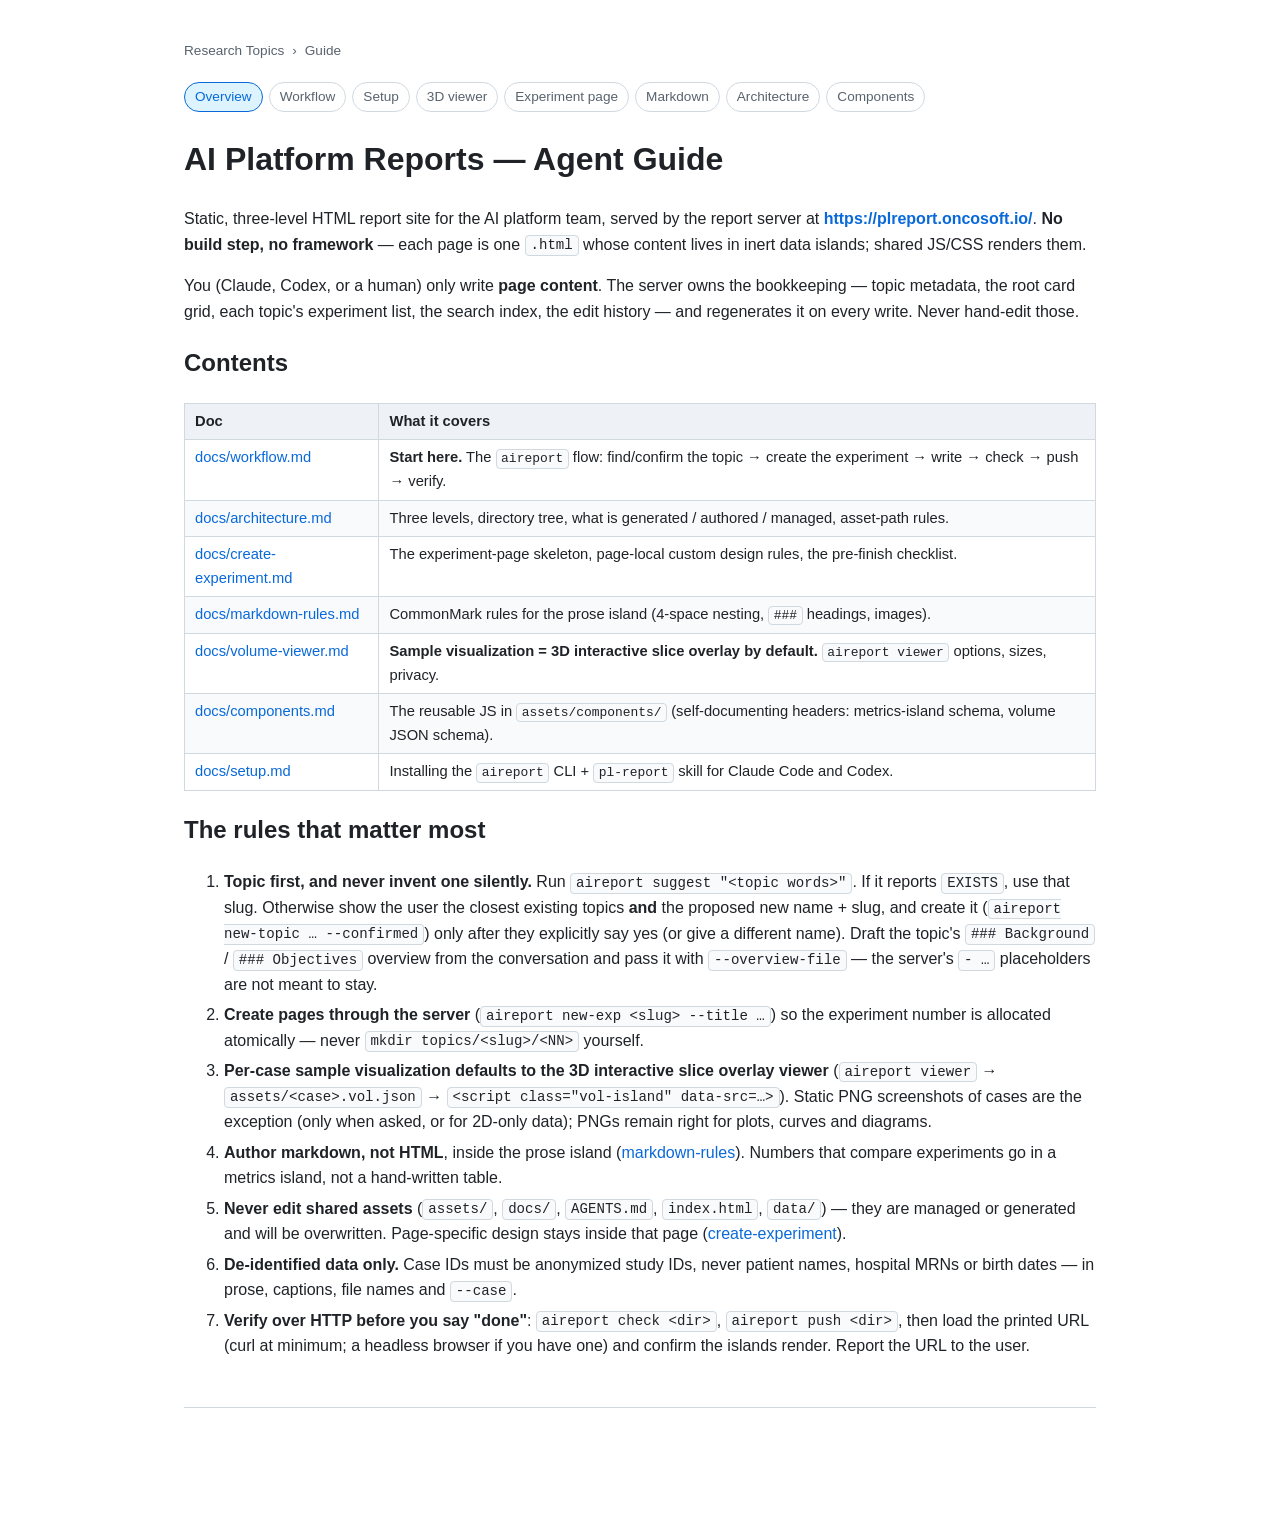
<file: site-template/docs/index.html>
<!DOCTYPE html>
<html lang="ko">
<head>
<meta charset="UTF-8">
<meta name="viewport" content="width=device-width, initial-scale=1.0">
<title>Guide · AI Platform Reports</title>
<link rel="stylesheet" href="../assets/report.css">
<style>
  /* docs viewer: renders AGENTS.md and docs/*.md in place; ?doc=<name> selects one */
  .doc-nav { display: flex; flex-wrap: wrap; gap: 6px; margin: 0 0 22px; }
  .doc-nav a { font-size: .85em; padding: 3px 10px; border: 1px solid var(--border); border-radius: 999px; color: var(--muted); }
  .doc-nav a.on { border-color: var(--accent); color: var(--accent); background: var(--accent-soft); }
</style>
</head>
<body>
<div class="wrap">
  <nav class="breadcrumb"><a href="../index.html">Research Topics</a> › <span>Guide</span></nav>
  <div class="doc-nav" id="nav"></div>
  <div class="prose" id="doc">Loading…</div>
  <footer class="foot"></footer>
</div>
<script src="../assets/markdown-it.min.js"></script>
<script>
(function () {
  var DOCS = [["AGENTS", "../AGENTS.md", "Overview"], ["workflow", "workflow.md", "Workflow"],
    ["setup", "setup.md", "Setup"], ["volume-viewer", "volume-viewer.md", "3D viewer"],
    ["create-experiment", "create-experiment.md", "Experiment page"], ["markdown-rules", "markdown-rules.md", "Markdown"],
    ["architecture", "architecture.md", "Architecture"], ["components", "components.md", "Components"]];
  var md = window.markdownit({ html: false, linkify: true });
  var nav = document.getElementById("nav"), out = document.getElementById("doc");
  function byFile(href) {
    var f = href.split("#")[0].split("/").pop();
    for (var i = 0; i < DOCS.length; i++) if (DOCS[i][1].split("/").pop() === f) return DOCS[i][0];
    return null;
  }
  function show(name) {
    var d = DOCS.filter(function (x) { return x[0] === name; })[0] || DOCS[0];
    nav.innerHTML = DOCS.map(function (x) {
      return '<a href="?doc=' + x[0] + '"' + (x[0] === d[0] ? ' class="on"' : "") + ">" + x[2] + "</a>";
    }).join("");
    fetch(d[1], { cache: "no-cache" }).then(function (r) { return r.text(); }).then(function (t) {
      out.innerHTML = md.render(t);
      out.querySelectorAll("a[href]").forEach(function (a) {
        var h = a.getAttribute("href"), n = /\.md(#.*)?$/.test(h) ? byFile(h) : null;
        if (n) a.setAttribute("href", "?doc=" + n);
        else if (/^examples\//.test(h)) a.setAttribute("href", h);
        else if (/^(\.\.\/)?(assets|docs)\//.test(h)) a.setAttribute("href", (d[1].indexOf("../") === 0 ? "../" : "") + h);
      });
      document.title = d[2] + " · AI Platform Reports";
    });
  }
  show((/[?&]doc=([\w-]+)/.exec(location.search) || [])[1]);
})();
</script>
</body>
</html>
</file>
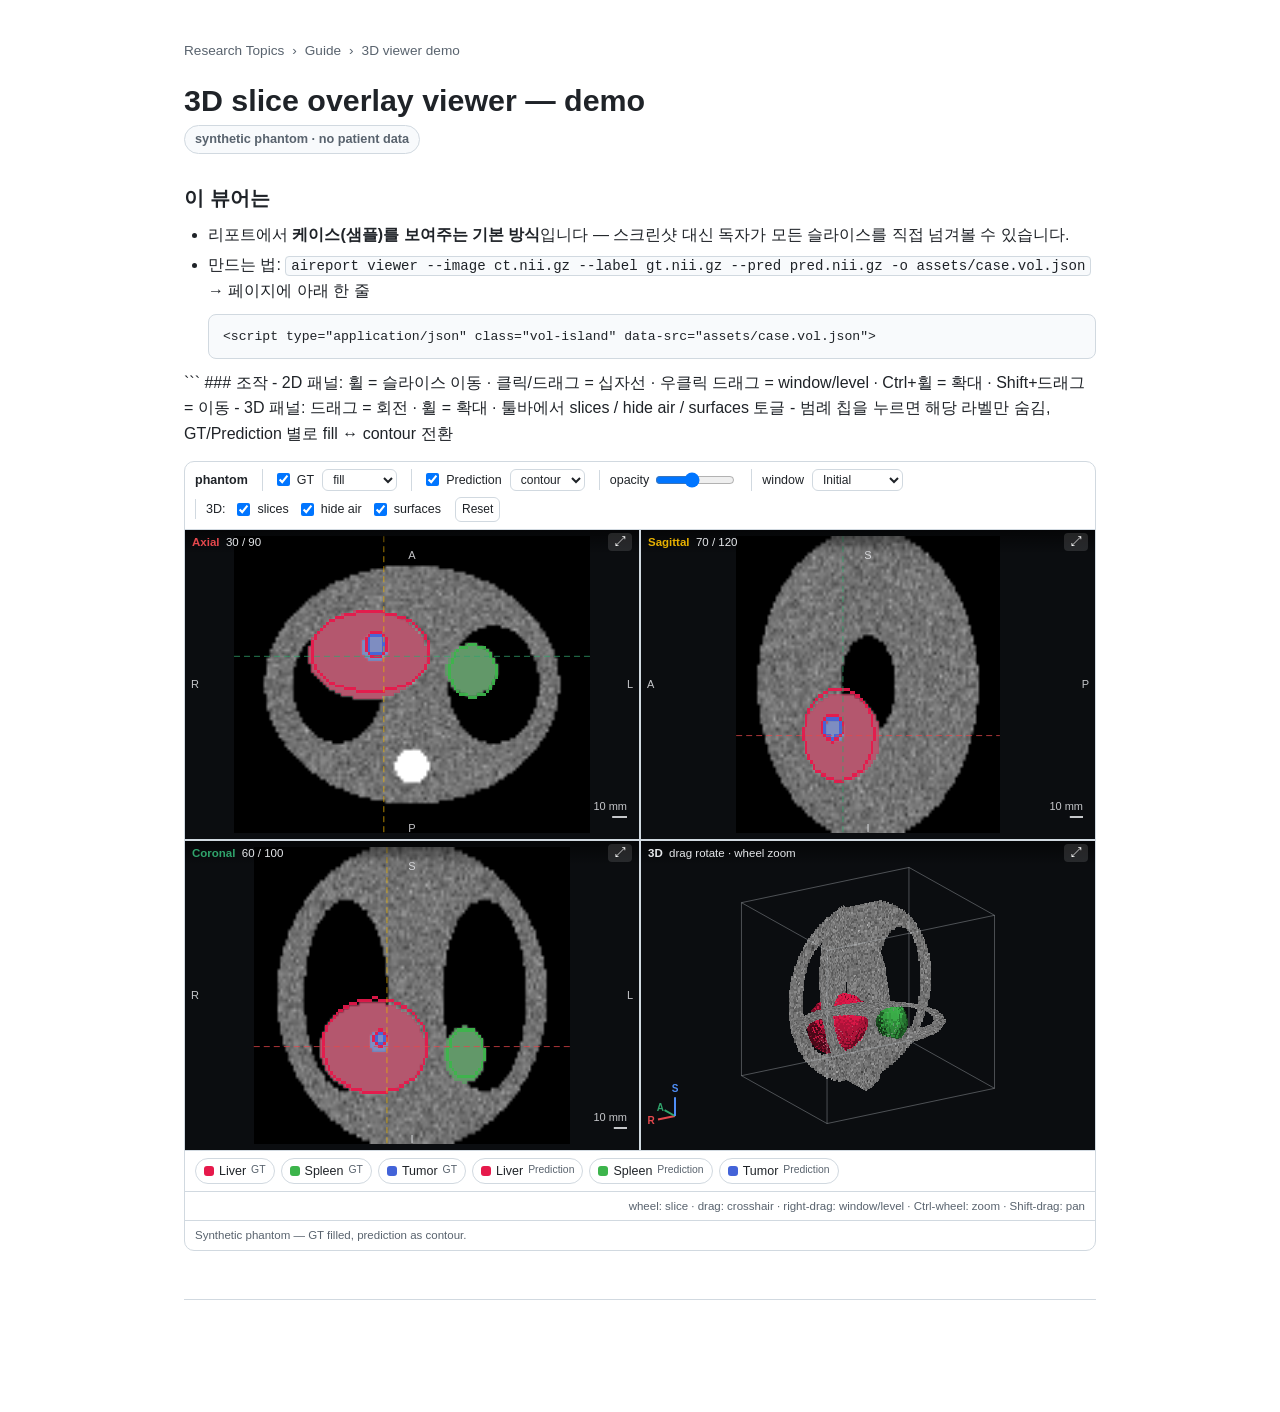
<file: site-template/docs/examples/volume-viewer.html>
<!DOCTYPE html>
<html lang="ko">
<head>
<meta charset="UTF-8">
<meta name="viewport" content="width=device-width, initial-scale=1.0">
<title>3D viewer demo · AI Platform Reports</title>
<link rel="stylesheet" href="../../assets/report.css">
</head>
<body>
<div class="wrap">
  <nav class="breadcrumb">
    <a href="../../index.html">Research Topics</a> › <a href="../index.html?doc=volume-viewer">Guide</a> › <span>3D viewer demo</span>
  </nav>
  <h1 class="page-title">3D slice overlay viewer — demo</h1>
  <p class="page-subtitle"><span class="badge neutral">synthetic phantom · no patient data</span></p>

  <script type="text/markdown" data-md>
### 이 뷰어는
- 리포트에서 **케이스(샘플)를 보여주는 기본 방식**입니다 — 스크린샷 대신 독자가 모든 슬라이스를 직접 넘겨볼 수 있습니다.
- 만드는 법: `aireport viewer --image ct.nii.gz --label gt.nii.gz --pred pred.nii.gz -o assets/case.vol.json` → 페이지에 아래 한 줄
    ```html
    <script type="application/json" class="vol-island" data-src="assets/case.vol.json"></script>
    ```
### 조작
- 2D 패널: 휠 = 슬라이스 이동 · 클릭/드래그 = 십자선 · 우클릭 드래그 = window/level · Ctrl+휠 = 확대 · Shift+드래그 = 이동
- 3D 패널: 드래그 = 회전 · 휠 = 확대 · 툴바에서 slices / hide air / surfaces 토글
- 범례 칩을 누르면 해당 라벨만 숨김, GT/Prediction 별로 fill ↔ contour 전환
  </script>

  <script type="application/json" class="vol-island" data-src="phantom.vol.json"></script>

  <footer class="foot"></footer>
</div>
<script src="../../assets/markdown-it.min.js" defer></script>
<script src="../../assets/components/report-islands.js" defer></script>
<script src="../../assets/components/volume-viewer.js" defer></script>
</body>
</html>
</file>
<file: site-template/assets/report.css>
/* Shared styles for the experiment-report harness.
   Three levels use this file: index.html (topics) → topics/*.html
   (sub-experiment index) → experiments/*.html (reference-format report). */

:root {
  --bg: #ffffff;
  --fg: #1f2328;
  --muted: #59636e;
  --border: #d1d9e0;
  --card-bg: #ffffff;
  --stripe: #f8fafc;
  --head-bg: #eef2f7;
  --total-bg: #f1f5f9;
  --accent: #0969da;
  --accent-soft: #ddf4ff;
  --group-a: #e7f0ff;
  --group-b: #fdeede;
  --group-c: #e9f7ef;
  --group-d: #f3e8ff;
  --shadow: 0 1px 2px rgba(0,0,0,0.06), 0 4px 12px rgba(0,0,0,0.04);
  --radius: 12px;
}
@media (prefers-color-scheme: dark) {
  :root {
    --bg: #0d1117;
    --fg: #e6edf3;
    --muted: #9198a1;
    --border: #2f3742;
    --card-bg: #161b22;
    --stripe: #11161d;
    --head-bg: #1b2430;
    --total-bg: #161d27;
    --accent: #4493f8;
    --accent-soft: #163056;
    --group-a: #16263f;
    --group-b: #36281a;
    --group-c: #15301f;
    --group-d: #2a1f3d;
    --shadow: 0 1px 2px rgba(0,0,0,0.4), 0 4px 14px rgba(0,0,0,0.3);
  }
}

* { box-sizing: border-box; }
html { scroll-behavior: smooth; }
body {
  margin: 0;
  background: var(--bg);
  color: var(--fg);
  font-family: -apple-system, BlinkMacSystemFont, "Segoe UI", "Noto Sans KR",
    Helvetica, Arial, sans-serif;
  line-height: 1.6;
  font-size: 16px;
}
.wrap {
  max-width: 960px;
  margin: 0 auto;
  padding: 40px 24px 96px;
}
a { color: var(--accent); text-decoration: none; }
a:hover { text-decoration: underline; }

/* ---------- breadcrumb ---------- */
.breadcrumb {
  display: flex;
  flex-wrap: wrap;
  align-items: center;
  gap: 8px;
  font-size: 0.85em;
  color: var(--muted);
  margin-bottom: 20px;
}
.breadcrumb a { color: var(--muted); }
.breadcrumb a:hover { color: var(--accent); }
.breadcrumb .sep { opacity: 0.6; }

/* ---------- headings ---------- */
.page-title { font-size: 1.9em; font-weight: 700; margin: 0 0 6px; line-height: 1.2; }
.page-subtitle { color: var(--muted); margin: 0 0 28px; font-size: 1.02em; }
h2.section { font-size: 1.3em; margin: 2em 0 0.6em; padding-bottom: 0.3em;
  border-bottom: 1px solid var(--border); }
h3 { font-size: 1.25em; margin-top: 1.6em; }

/* ---------- meta badges ---------- */
.badges { display: flex; flex-wrap: wrap; gap: 8px; margin: 4px 0 8px; }
.badge {
  display: inline-flex; align-items: center; gap: 5px;
  font-size: 0.78em; font-weight: 600;
  padding: 3px 10px; border-radius: 999px;
  background: var(--accent-soft); color: var(--accent);
  border: 1px solid transparent;
}
.badge.neutral { background: var(--stripe); color: var(--muted); border-color: var(--border); }
.badge.dataset { background: var(--group-a); color: var(--fg); }
.badge.model   { background: var(--group-c); color: var(--fg); }
.badge.group1  { background: var(--group-a); color: var(--fg); }
.badge.group2  { background: var(--group-b); color: var(--fg); }

/* ---------- exp-list group sections (cancer-type grouping on a topic index) ---------- */
.exp-group-heading {
  font-size: 0.95em; font-weight: 700; color: var(--muted);
  margin: 22px 0 8px; padding-top: 6px; border-top: 1px solid var(--border);
}
.exp-group-heading:first-of-type { margin-top: 14px; border-top: none; padding-top: 0; }
.exp-row .exp-title .badge { margin-right: 8px; vertical-align: middle; }

/* ---------- search (entry index) ---------- */
.search-bar { display: flex; align-items: center; gap: 12px; margin: 4px 0 20px; }
#search {
  flex: 1 1 auto; font-size: 1em; font-family: inherit;
  padding: 12px 16px; border-radius: 10px;
  border: 1px solid var(--border); background: var(--card-bg); color: var(--fg);
  box-shadow: var(--shadow); transition: border-color 0.12s ease;
}
#search:focus { outline: none; border-color: var(--accent); }
#search:disabled { opacity: 0.6; }
.search-count { flex: 0 0 auto; font-size: 0.82em; color: var(--muted); white-space: nowrap; }
.search-results { display: flex; flex-direction: column; gap: 8px; margin: 0 0 8px; }
.sr-row {
  display: flex; align-items: flex-start; gap: 12px;
  background: var(--card-bg); border: 1px solid var(--border); border-radius: 10px;
  padding: 12px 16px; box-shadow: var(--shadow); color: inherit;
  transition: border-color 0.12s ease, transform 0.12s ease;
}
.sr-row:hover { border-color: var(--accent); transform: translateX(2px); text-decoration: none; }
.sr-kind {
  flex: 0 0 auto; font-size: 0.68em; font-weight: 700; text-transform: uppercase;
  letter-spacing: 0.04em; padding: 3px 8px; border-radius: 999px; margin-top: 2px;
}
.sr-kind.topic { background: var(--group-a); color: var(--fg); }
.sr-kind.experiment { background: var(--accent-soft); color: var(--accent); }
.sr-body { display: flex; flex-direction: column; gap: 2px; min-width: 0; }
.sr-title { font-weight: 600; }
.sr-crumb { font-size: 0.78em; color: var(--muted); }
.sr-snippet { font-size: 0.84em; color: var(--muted); margin-top: 3px; }
.sr-empty, .sr-more { color: var(--muted); font-size: 0.85em; padding: 8px 4px; }

/* ---------- card grid (entry index + topic index) ---------- */
.card-grid {
  display: flex;
  flex-direction: column;
  gap: 16px;
  margin: 8px 0 8px;
}
.card {
  display: block;
  background: var(--card-bg);
  border: 1px solid var(--border);
  border-radius: var(--radius);
  padding: 18px 20px;
  box-shadow: var(--shadow);
  transition: transform 0.12s ease, border-color 0.12s ease, box-shadow 0.12s ease;
  color: inherit;
}
.card:hover {
  transform: translateY(-2px);
  border-color: var(--accent);
  text-decoration: none;
  box-shadow: 0 4px 18px rgba(0,0,0,0.10);
}
.card .card-head { display: flex; align-items: flex-start; justify-content: space-between; gap: 12px; margin: 0 0 6px; }
.card .card-title { font-size: 1.12em; font-weight: 700; margin: 0; }
.card .card-head .card-title { margin: 0; }
.card .card-desc { color: var(--muted); font-size: 0.9em; margin: 0 0 12px; }
.card .card-meta { display: flex; flex-wrap: wrap; gap: 6px 14px; font-size: 0.8em; color: var(--muted); align-items: center; }
.card .card-meta b { color: var(--fg); }

/* status pill (from CSV 상태) */
.status {
  flex: 0 0 auto; font-size: 0.72em; font-weight: 700; white-space: nowrap;
  padding: 3px 10px; border-radius: 999px; border: 1px solid transparent;
}
.status-done     { background: var(--group-c); color: #1a7f37; border-color: rgba(26,127,55,.25); }
.status-progress { background: var(--accent-soft); color: var(--accent); }
.status-todo     { background: var(--stripe); color: var(--muted); border-color: var(--border); }
.status-paused   { background: var(--group-b); color: #9a6700; border-color: rgba(154,103,0,.25); }
.status-stopped  { background: #ffe9e9; color: #cf222e; border-color: rgba(207,34,46,.25); }
@media (prefers-color-scheme: dark) {
  .status-done    { color: #3fb950; }
  .status-paused  { color: #d4a72c; }
  .status-stopped { background: #3a1518; color: #ff7b72; }
}
.card-branch {
  font-size: 0.92em; color: var(--muted);
  font-family: ui-monospace, SFMono-Regular, Menlo, monospace;
}
a.card-branch:hover { color: var(--accent); }
.card-tags { display: flex; flex-wrap: wrap; gap: 6px; margin-top: 10px; }
.card-tags .tag {
  font-size: 0.72em; padding: 2px 9px; border-radius: 999px;
  background: var(--stripe); color: var(--muted); border: 1px solid var(--border);
}

/* ---------- experiment list (topic page) ---------- */
.exp-list { list-style: none; padding: 0; margin: 8px 0; display: flex; flex-direction: column; gap: 10px; }
.exp-row {
  display: flex; align-items: center; justify-content: space-between; gap: 16px;
  background: var(--card-bg);
  border: 1px solid var(--border);
  border-radius: 10px;
  padding: 14px 18px;
  box-shadow: var(--shadow);
  transition: border-color 0.12s ease, transform 0.12s ease;
  color: inherit;
}
.exp-row:hover { border-color: var(--accent); transform: translateX(2px); text-decoration: none; }
.exp-row .exp-num {
  flex: 0 0 auto; min-width: 34px; height: 30px; padding: 0 12px; border-radius: 999px;
  display: inline-flex; align-items: center; justify-content: center;
  font-weight: 700; font-size: 0.85em; white-space: nowrap; line-height: 1;
  background: var(--accent-soft); color: var(--accent);
}
.exp-row .exp-title { flex: 1 1 auto; min-width: 0; font-weight: 600; }
.exp-row .exp-body { flex: 1 1 auto; min-width: 0; }
.exp-row .exp-name { font-weight: 600; }
.exp-row .exp-sub { color: var(--muted); font-size: 0.85em; white-space: nowrap;
  overflow: hidden; text-overflow: ellipsis; }
.exp-row .exp-score { flex: 0 0 auto; text-align: right; font-size: 0.85em; color: var(--muted); }
.exp-row .exp-score b { display: block; font-size: 1.15em; color: var(--fg); }

/* ---------- prose blocks (report body) ---------- */
.prose ul { margin: 0.4em 0; padding-left: 1.5em; }
.prose li { margin: 0.3em 0; }
.prose h3, .prose h4 { margin: 1.3em 0 0.4em; }
.prose img { display: block; max-width: 100%; height: auto; margin: 10px 0;
  border: 1px solid var(--border); border-radius: 8px; }
.prose figure.md-fig { margin: 14px 0; }
.prose figure.md-fig img { display: block; max-width: 100%; height: auto;
  border: 1px solid var(--border); border-radius: 8px; }
.prose figure.md-fig figcaption { color: var(--muted); font-size: 0.85em; margin-top: 4px; }
/* GFM markdown tables authored in the prose island */
.prose table {
  border-collapse: collapse; margin: 0.8em 0; font-size: 0.92em;
  display: block; overflow-x: auto; max-width: 100%;
}
.prose th, .prose td {
  border: 1px solid var(--border); padding: 6px 10px;
  text-align: left; vertical-align: top;
}
.prose thead th { background: var(--head-bg); font-weight: 700; white-space: nowrap; }
.prose tbody tr:nth-child(even) td { background: var(--stripe); }
/* code blocks (markdown fences + inline) */
.prose pre, .code-box pre {
  background: var(--stripe); border: 1px solid var(--border); border-radius: 8px;
  padding: 12px 14px; margin: 0.8em 0; overflow: auto;
  font-size: 0.82em; line-height: 1.5; tab-size: 2;
}
.prose pre code, .code-box pre code {
  font-family: ui-monospace, SFMono-Regular, Menlo, Consolas, monospace; white-space: pre;
}
.prose :not(pre) > code {
  background: var(--stripe); border: 1px solid var(--border); border-radius: 4px;
  padding: 0.1em 0.35em; font-size: 0.88em;
}
/* side-by-side code comparison (two outlined boxes) */
.code-compare { display: flex; gap: 14px; flex-wrap: wrap; align-items: flex-start; margin: 1em 0; }
.code-compare > .code-box {
  flex: 1 1 340px; min-width: 0; display: flex; flex-direction: column;
  border: 1px solid var(--border); border-radius: 10px; overflow: hidden;
}
.code-box > .code-box-title {
  font-weight: 700; font-size: 0.85em; padding: 8px 12px;
  background: var(--head-bg); border-bottom: 1px solid var(--border);
}
.code-box > pre { margin: 0; border: 0; border-radius: 0; flex: 1; }
.placeholder { color: var(--muted); font-style: italic; }
.callout {
  border-left: 3px solid var(--accent);
  background: var(--stripe);
  padding: 10px 16px; border-radius: 0 8px 8px 0; margin: 10px 0;
}
/* per-experiment figures dropped in <slug>/<NN>/assets/ */
img.figure {
  display: block; max-width: 100%; height: auto;
  margin: 12px 0; border: 1px solid var(--border); border-radius: 8px;
}
.figure-grid { display: grid; grid-template-columns: repeat(auto-fit, minmax(240px, 1fr)); gap: 12px; margin: 12px 0; }
.figure-grid img.figure { margin: 0; }
figure.figure { margin: 12px 0; }
figure.figure figcaption { color: var(--muted); font-size: 0.85em; margin-top: 4px; }

/* ---------- metrics table + controls ---------- */
/* report-block stacks the collapsible filter box, the full-width table, and the optional caption */
.report-block { display: flex; flex-direction: column; }
/* collapsible filter box: a clickable summary above the table, collapsed by default */
.controls-details {
  margin: 0.8em 0 0.6em;
  border: 1px solid var(--border); border-radius: 10px;
  background: var(--stripe); overflow: hidden;
}
.controls-summary {
  cursor: pointer; user-select: none; list-style: none;
  padding: 9px 16px; font-size: 0.9em; font-weight: 600; color: var(--muted);
}
.controls-summary::-webkit-details-marker { display: none; }
.controls-summary::before {
  content: "\25B8"; display: inline-block; margin-right: 8px;
  transition: transform 0.15s; color: var(--accent);
}
.controls-details[open] .controls-summary::before { transform: rotate(90deg); }
.controls-summary:hover { color: var(--accent); }
.controls {
  display: flex; flex-wrap: wrap; gap: 14px; align-items: flex-start;
  padding: 4px 16px 14px; font-size: 0.9em;
}
.controls .group {
  display: flex; flex-direction: row; align-items: center; flex-wrap: wrap;
  gap: 8px; min-width: 0;
}
.controls .group-label { color: var(--muted); font-weight: 600; }
.chk {
  display: inline-flex; align-items: center; gap: 6px; cursor: pointer; user-select: none;
  padding: 4px 10px; border-radius: 999px; border: 1px solid var(--border);
  background: var(--bg); transition: background 0.15s, border-color 0.15s;
}
.chk:hover { border-color: var(--accent); }
.chk input { accent-color: var(--accent); margin: 0; }

.table-scroll { min-width: 0; overflow-x: auto; }
table.metrics {
  border-collapse: separate; border-spacing: 0; margin: 0.4em 0; font-size: 0.95em;
  border: 1px solid var(--border); border-radius: var(--radius); overflow: hidden;
}
table.metrics th, table.metrics td {
  border-right: 1px solid var(--border); border-bottom: 1px solid var(--border);
  padding: 9px 16px; text-align: center; white-space: nowrap;
}
table.metrics th:last-child, table.metrics td:last-child { border-right: none; }
table.metrics tbody tr:last-child td { border-bottom: none; }
table.metrics thead th { background: var(--head-bg); font-weight: 700; }
table.metrics .exp-group { letter-spacing: 0.01em; }
table.metrics th.roi, table.metrics td.roi { text-align: left; font-weight: 600; }
table.metrics tbody tr:nth-child(even) td { background: var(--stripe); }
table.metrics tbody tr.total td {
  background: var(--total-bg); font-weight: 600; border-top: 2px solid var(--border);
}
/* experiment group tint (cycles via data-exp) */
.exp-a { background: var(--group-a) !important; }
.exp-b { background: var(--group-b) !important; }
.exp-c { background: var(--group-c) !important; }
.exp-d { background: var(--group-d) !important; }
/* best / second-best (mirrors notion_format.md highlighting) */
.best { font-weight: 700; }
.best::after { content: " \2605"; font-size: 0.8em; color: var(--accent); }
.second { text-decoration: underline; text-decoration-thickness: 2px; text-underline-offset: 2px; }
.hidden { display: none; }

/* ---------- resizable columns ---------- */
table.metrics.resizable { table-layout: fixed; }
table.metrics.resizable th, table.metrics.resizable td { overflow: hidden; text-overflow: ellipsis; }
table.metrics.resizable .exp-group { white-space: normal; word-break: break-word; }
table.metrics thead th { position: relative; }
.col-resizer {
  position: absolute; top: 0; right: 0; width: 8px; height: 100%;
  cursor: col-resize; user-select: none; touch-action: none; z-index: 2;
}
table.metrics thead tr:hover .col-resizer { background: var(--border); }
.col-resizer:hover, body.col-resizing .col-resizer { background: var(--accent); }
body.col-resizing { cursor: col-resize; user-select: none; }

footer.foot { margin-top: 48px; padding-top: 16px; border-top: 1px solid var(--border);
  color: var(--muted); font-size: 0.8em; }
</file>
